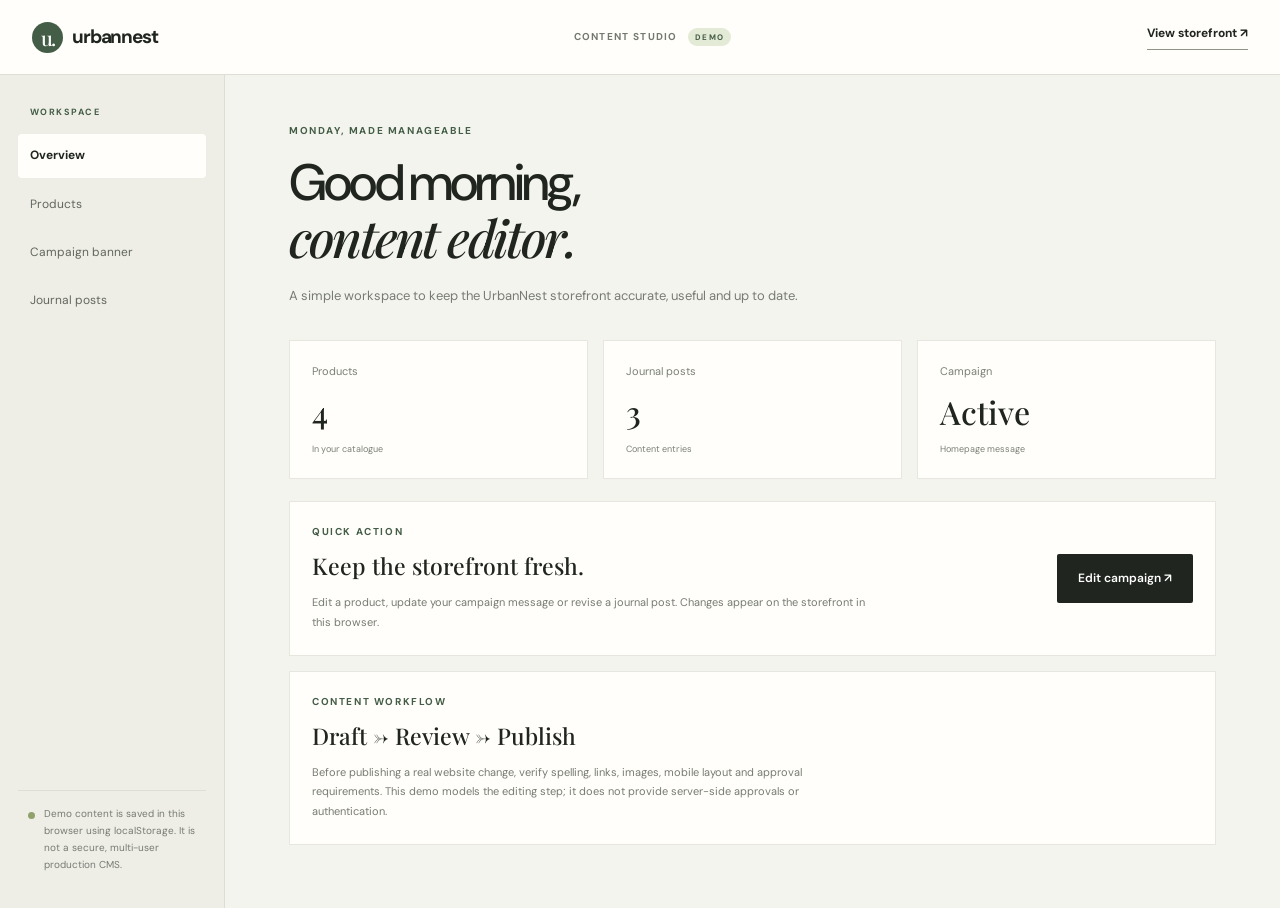
<file: admin.html>
<!doctype html>
<html lang="en"><head><meta charset="utf-8"><meta name="viewport" content="width=device-width, initial-scale=1"><meta name="robots" content="noindex,nofollow"><title>Content Studio — UrbanNest</title><link rel="stylesheet" href="styles.css"></head>
<body class="admin-body"><header class="admin-top"><a class="brand" href="index.html"><span class="brand-mark">u.</span><span>urbannest</span></a><span class="admin-label">CONTENT STUDIO <span class="status-pill">DEMO</span></span><a class="text-link" href="index.html">View storefront ↗</a></header>
<main class="admin-layout"><aside class="admin-sidebar"><p class="eyebrow">WORKSPACE</p><button class="admin-tab active" data-panel="overview">Overview</button><button class="admin-tab" data-panel="products">Products</button><button class="admin-tab" data-panel="campaign">Campaign banner</button><button class="admin-tab" data-panel="articles">Journal posts</button><div class="sidebar-note"><span class="tiny-dot"></span><p>Demo content is saved in this browser using localStorage. It is not a secure, multi-user production CMS.</p></div></aside>
<div class="admin-content"><section class="admin-panel active" id="panel-overview"><p class="eyebrow">MONDAY, MADE MANAGEABLE</p><h1>Good morning,<br><em>content editor.</em></h1><p class="admin-lead">A simple workspace to keep the UrbanNest storefront accurate, useful and up to date.</p><div class="stat-grid"><article class="stat-card"><span>Products</span><strong id="statProducts">—</strong><small>In your catalogue</small></article><article class="stat-card"><span>Journal posts</span><strong id="statPosts">—</strong><small>Content entries</small></article><article class="stat-card"><span>Campaign</span><strong id="statCampaign">Active</strong><small>Homepage message</small></article></div><div class="admin-card"><div><p class="eyebrow">QUICK ACTION</p><h2>Keep the storefront fresh.</h2><p>Edit a product, update your campaign message or revise a journal post. Changes appear on the storefront in this browser.</p></div><button class="button button-dark" id="quickEdit">Edit campaign ↗</button></div><div class="admin-card"><div><p class="eyebrow">CONTENT WORKFLOW</p><h2>Draft → Review → Publish</h2><p>Before publishing a real website change, verify spelling, links, images, mobile layout and approval requirements. This demo models the editing step; it does not provide server-side approvals or authentication.</p></div></div></section>
<section class="admin-panel" id="panel-products"><p class="eyebrow">CATALOGUE MANAGEMENT</p><h1>Product <em>library.</em></h1><p class="admin-lead">Edit the product content shown on the storefront. Changes are stored in this browser only.</p><div id="productEditor" class="editor-list"></div><div class="admin-card"><div><h2>Add a product</h2><p>Use an image URL from a source you have permission to use.</p></div></div><form id="addProductForm" class="edit-form"><label>Product name<input name="name" required maxlength="70" placeholder="e.g. Everyday Ceramic Mug"></label><div class="form-row"><label>Price (₹)<input name="price" type="number" required min="1" max="1000000" placeholder="1299"></label><label>Category<select name="category"><option>Living</option><option>Workspace</option><option>Everyday</option></select></label></div><label>Short description<input name="description" required maxlength="140" placeholder="A simple, useful everyday object."></label><label>Image URL<input name="image" type="url" required placeholder="https://..."></label><button class="button button-dark" type="submit">Add product +</button><p class="form-message" id="productMessage" aria-live="polite"></p></form></section>
<section class="admin-panel" id="panel-campaign"><p class="eyebrow">HOMEPAGE CONTENT</p><h1>Campaign <em>studio.</em></h1><p class="admin-lead">Keep promotional copy clear, relevant and consistent with the destination page.</p><form id="campaignForm" class="edit-form"><label>Announcement bar<input name="announcement" required maxlength="120"></label><label>Eyebrow / campaign label<input name="eyebrow" required maxlength="80"></label><label>Hero heading<input name="heroTitle" required maxlength="100"></label><label>Hero description<textarea name="heroText" rows="3" required maxlength="220"></textarea></label><label>Hero button text<input name="heroCta" required maxlength="45"></label><label>Campaign heading<input name="campaignTitle" required maxlength="100"></label><label>Campaign description<textarea name="campaignText" rows="3" required maxlength="220"></textarea></label><button class="button button-dark" type="submit">Save campaign changes</button><p class="form-message" id="campaignMessage" aria-live="polite"></p></form></section>
<section class="admin-panel" id="panel-articles"><p class="eyebrow">EDITORIAL</p><h1>Journal <em>desk.</em></h1><p class="admin-lead">Manage short editorial entries for the storefront journal.</p><div id="articleEditor" class="editor-list"></div><form id="addArticleForm" class="edit-form"><h2>Write a journal post</h2><label>Title<input name="title" required maxlength="90"></label><label>Category<input name="category" required maxlength="40" placeholder="Small-space living"></label><label>Excerpt<textarea name="excerpt" rows="3" required maxlength="200"></textarea></label><button class="button button-dark" type="submit">Add journal post +</button><p class="form-message" id="articleMessage" aria-live="polite"></p></form></section>
</div></main><div class="toast" id="toast" role="status" aria-live="polite"></div><script src="app.js"></script></body></html>
</file>
<file: styles.css>
@import url('https://fonts.googleapis.com/css2?family=DM+Sans:wght@400;500;600;700&family=Playfair+Display:ital,wght@0,500;0,600;1,500;1,600&display=swap');
:root{--paper:#f7f5f0;--white:#fffefa;--ink:#20251f;--muted:#72766d;--line:#deded5;--green:#435d46;--lime:#d7e4a2;--serif:'Playfair Display',Georgia,serif;--sans:'DM Sans',Arial,sans-serif;--max:1200px}*{box-sizing:border-box}html{scroll-behavior:smooth;scroll-padding-top:90px}body{margin:0;background:var(--paper);color:var(--ink);font-family:var(--sans);font-size:15px;line-height:1.6}img{display:block;width:100%;height:100%;object-fit:cover}a{color:inherit;text-decoration:none}button,input,textarea,select{font:inherit}button{cursor:pointer}.wrap{width:min(var(--max),calc(100% - 64px));margin-inline:auto}.announcement{padding:9px 20px;background:var(--green);color:white;text-align:center;font-size:11px;letter-spacing:.045em}.announcement span{margin-left:6px}.site-header{height:82px;padding:0 max(32px,calc((100vw - var(--max))/2));display:flex;align-items:center;justify-content:space-between;gap:28px;background:var(--paper);border-bottom:1px solid rgba(32,37,31,.08);position:sticky;top:0;z-index:10}.brand{display:inline-flex;align-items:center;gap:9px;font-weight:700;font-size:19px;letter-spacing:-.06em;white-space:nowrap}.brand-mark{display:grid;place-items:center;background:var(--green);color:white;border-radius:50%;width:31px;height:31px;font-family:var(--serif);font-size:20px;font-weight:500;letter-spacing:-.08em}.main-nav{display:flex;gap:35px;color:#555b51;font-size:13px}.main-nav a:hover,.footer-links a:hover{color:var(--green);text-decoration:underline;text-underline-offset:5px}.bag-button{border:1px solid var(--line);background:transparent;border-radius:30px;padding:8px 15px;font-size:12px}.bag-button span{display:inline-grid;place-items:center;background:var(--lime);width:19px;height:19px;border-radius:50%;margin-left:6px;font-weight:700}.menu-toggle{display:none;background:none;border:0;font-size:22px}.hero{display:grid;grid-template-columns:.9fr 1.1fr;gap:50px;align-items:center;padding-top:54px;padding-bottom:72px;min-height:570px}.hero-copy{padding:25px 0}.eyebrow{font-size:10px;letter-spacing:.16em;font-weight:700;color:var(--green);margin:0 0 16px}.hero h1,.admin-content h1{font-size:clamp(45px,5vw,72px);line-height:1.08;letter-spacing:-.055em;margin:0 0 22px;font-weight:500}.hero h1 em,h2 em,.admin-content h1 em{font-family:var(--serif);font-weight:500}.hero-text{font-size:15px;max-width:380px;color:#656a60;line-height:1.9;margin-bottom:27px}.button{display:inline-flex;align-items:center;justify-content:center;gap:20px;padding:14px 20px;border-radius:2px;border:1px solid transparent;font-size:12px;font-weight:600;transition:transform .2s,background .2s}.button:hover{transform:translateY(-2px)}.button-dark{background:var(--ink);color:white}.button-dark:hover{background:var(--green)}.hero-note{display:flex;align-items:center;gap:9px;color:#777b71;font-size:11px;margin-top:32px}.tiny-dot{width:7px;height:7px;background:#90a16d;border-radius:50%;display:inline-block;flex-shrink:0}.hero-art{height:440px;position:relative;padding:0 0 25px 25px}.hero-art:before{content:"";position:absolute;left:0;bottom:0;width:65%;height:70%;background:#e5e3d7}.hero-art img{position:relative;z-index:1}.image-sticker{position:absolute;z-index:2;right:-15px;bottom:12px;background:var(--lime);width:108px;height:108px;border-radius:50%;display:flex;align-items:center;justify-content:center;flex-direction:column;font-size:9px;font-weight:700;letter-spacing:.08em;line-height:1.5;text-align:center;transform:rotate(8deg)}.sticker-star{font-size:22px;margin-top:3px}.trust-strip{border-block:1px solid var(--line);display:flex;justify-content:center;gap:clamp(40px,9vw,150px);padding:23px 20px}.trust-strip div{display:flex;gap:12px;align-items:center}.trust-strip strong{font-family:var(--serif);font-size:18px;color:var(--green);font-weight:500}.trust-strip span{font-size:11px;color:#62665e}.section{padding-top:92px;padding-bottom:94px}.section-heading{display:flex;align-items:end;justify-content:space-between;gap:30px;margin-bottom:35px}.section-heading h2,.campaign h2,.story-inner h2,.newsletter h2{font-size:clamp(32px,4vw,49px);line-height:1.14;letter-spacing:-.045em;font-weight:500;margin:0}.section-intro{max-width:320px;color:#72766d;font-size:13px;line-height:1.8;margin:0 0 4px}.filters{display:flex;gap:22px;align-items:center;border-bottom:1px solid var(--line);margin-bottom:25px;overflow:auto}.filter{background:none;border:0;color:#777b72;padding:0 0 14px;font-size:12px;white-space:nowrap}.filter.active{color:var(--ink);font-weight:700;border-bottom:2px solid var(--green)}.filter span{font-size:9px;background:var(--lime);padding:2px 5px;border-radius:20px;margin-left:4px}.product-grid{display:grid;grid-template-columns:repeat(4,minmax(0,1fr));gap:20px}.product-card{min-width:0}.product-image{position:relative;aspect-ratio:4/4.7;background:#e8e6dd;overflow:hidden}.product-image img{transition:transform .5s}.product-card:hover .product-image img{transform:scale(1.035)}.product-tag{position:absolute;top:12px;left:12px;background:var(--white);padding:5px 8px;font-size:9px;letter-spacing:.06em}.add-button{position:absolute;right:12px;bottom:12px;border:0;background:var(--white);border-radius:50%;width:37px;height:37px;font-size:21px;box-shadow:0 3px 12px #0000000c}.product-info{padding:13px 1px}.product-category{color:#82867c;font-size:9px;letter-spacing:.12em;text-transform:uppercase;margin:0 0 4px}.product-title{font-size:13px;font-weight:600;margin:0}.product-description{font-size:11px;color:#777b72;margin:5px 0 8px;line-height:1.6}.product-price{font-size:12px;font-weight:700}.campaign{display:grid;grid-template-columns:1fr 1fr;min-height:390px;background:#e9e8df;margin-bottom:95px}.campaign-image{min-height:390px}.campaign-copy{padding:50px clamp(28px,5vw,75px);display:flex;flex-direction:column;align-items:flex-start;justify-content:center}.campaign h2{font-size:clamp(33px,4vw,48px);margin-bottom:19px}.campaign-copy>p:not(.eyebrow){font-size:13px;color:#686d63;line-height:1.9;max-width:350px;margin:0 0 24px}.text-link{font-size:12px;font-weight:700;border-bottom:1px solid #8e9587;padding-bottom:5px;display:inline-flex;gap:20px;align-items:center}.story-section{background:#e2e7d9;padding:83px 0}.story-inner{max-width:var(--max)}.story-inner h2{font-size:clamp(42px,6vw,68px);margin-bottom:18px}.story-inner>p:not(.eyebrow){max-width:460px;color:#646b60;line-height:1.9;font-size:13px;margin-bottom:25px}.journal-section{padding-top:90px;padding-bottom:95px}.journal-grid{display:grid;grid-template-columns:repeat(3,minmax(0,1fr));gap:22px}.journal-card{border-top:1px solid var(--line);padding-top:18px}.journal-card .eyebrow{font-size:9px;margin-bottom:12px}.journal-card h3{font-family:var(--serif);font-size:23px;font-weight:500;line-height:1.25;margin:0 0 10px}.journal-card p:not(.eyebrow){font-size:12px;color:#777b72;line-height:1.8;margin:0}.newsletter{background:var(--green);color:white;padding:55px 0}.newsletter-inner{display:flex;align-items:center;justify-content:space-between;gap:40px}.newsletter .eyebrow{color:var(--lime)}.newsletter h2{font-size:35px}.newsletter form{width:min(420px,100%);display:grid;grid-template-columns:1fr auto;border-bottom:1px solid #aeb9a8}.newsletter input{background:transparent;border:0;color:white;padding:13px 0;outline:none;min-width:0;font-size:12px}.newsletter input::placeholder{color:#d0d7cc}.newsletter form button{background:var(--lime);border:0;padding:0 16px;font-size:11px;font-weight:700}.form-message{font-size:10px;color:#c8d1c4;margin:9px 0 0;grid-column:1/-1}.site-footer{padding:37px 0 20px}.footer-main{display:grid;grid-template-columns:1fr 1fr 1fr;align-items:center;gap:20px;padding-bottom:35px}.footer-main>p{font-size:11px;color:#777b72}.footer-links{display:flex;justify-content:flex-end;gap:19px;flex-wrap:wrap;font-size:10px;color:#646960}.footer-bottom{border-top:1px solid var(--line);padding-top:17px;display:flex;justify-content:space-between;color:#8a8d85;font-size:9px}.toast{position:fixed;bottom:22px;left:50%;transform:translate(-50%,20px);background:var(--ink);color:white;padding:12px 18px;font-size:12px;z-index:40;opacity:0;pointer-events:none;transition:.25s;max-width:calc(100% - 30px)}.toast.show{opacity:1;transform:translate(-50%,0)}.sr-only{position:absolute;width:1px;height:1px;padding:0;margin:-1px;overflow:hidden;clip:rect(0,0,0,0);white-space:nowrap;border:0}
/* Admin studio */
.admin-body{background:#f4f4ef;min-height:100vh}.admin-top{height:75px;background:var(--white);border-bottom:1px solid var(--line);display:flex;align-items:center;justify-content:space-between;padding:0 32px;gap:20px}.admin-label{font-size:10px;letter-spacing:.13em;font-weight:700;color:#74796f}.status-pill{background:#e3ead5;color:var(--green);padding:4px 7px;border-radius:20px;font-size:8px;margin-left:7px}.admin-layout{display:grid;grid-template-columns:225px 1fr;min-height:calc(100vh - 75px)}.admin-sidebar{padding:30px 18px;background:#eeeee7;border-right:1px solid var(--line);display:flex;flex-direction:column;align-items:stretch;gap:5px}.admin-sidebar .eyebrow{padding-left:12px;font-size:9px;margin-bottom:10px}.admin-tab{border:0;background:transparent;text-align:left;padding:12px;border-radius:4px;color:#62675e;font-size:12px}.admin-tab.active,.admin-tab:hover{background:var(--white);color:var(--ink);font-weight:700}.sidebar-note{margin-top:auto;padding:14px 10px 5px;display:flex;gap:9px;align-items:flex-start;border-top:1px solid var(--line)}.sidebar-note .tiny-dot{margin-top:7px}.sidebar-note p{font-size:10px;color:#777b72;line-height:1.7;margin:0}.admin-content{padding:48px clamp(24px,5vw,72px);max-width:1100px;width:100%}.admin-panel{display:none}.admin-panel.active{display:block}.admin-content h1{font-size:clamp(39px,4vw,55px);margin-bottom:15px}.admin-lead{max-width:590px;color:#777b72;font-size:13px;line-height:1.9;margin-bottom:32px}.stat-grid{display:grid;grid-template-columns:repeat(3,1fr);gap:15px;margin-bottom:22px}.stat-card,.admin-card{background:var(--white);border:1px solid #e7e7df;padding:22px}.stat-card span,.stat-card small{display:block;color:#7b8077;font-size:11px}.stat-card strong{display:block;font-size:32px;font-family:var(--serif);font-weight:500;margin:5px 0}.stat-card small{font-size:9px}.admin-card{display:flex;align-items:center;justify-content:space-between;gap:25px;margin-bottom:15px}.admin-card h2,.edit-form h2{font-family:var(--serif);font-size:23px;font-weight:500;margin:0 0 8px}.admin-card p:not(.eyebrow){font-size:11px;color:#777b72;line-height:1.8;max-width:560px;margin:0}.admin-card .eyebrow{margin-bottom:8px}.admin-card .button{white-space:nowrap}.editor-list{display:grid;gap:12px;margin:22px 0}.editor-item{background:var(--white);border:1px solid #e7e7df;padding:18px;display:grid;grid-template-columns:75px 1fr;gap:15px;align-items:center}.editor-item img{width:75px;height:85px;object-fit:cover;background:#e9e8df}.editor-item h3{font-size:13px;margin:0 0 4px}.editor-item p{font-size:10px;color:#777b72;margin:0 0 9px}.editor-item .editor-actions{display:flex;gap:8px;flex-wrap:wrap}.small-button{border:1px solid var(--line);background:transparent;padding:6px 10px;font-size:10px}.small-button.danger{color:#a23c32}.edit-form{background:var(--white);border:1px solid #e7e7df;padding:24px;display:grid;gap:16px;margin:22px 0 35px}.edit-form label{display:grid;gap:6px;font-size:11px;font-weight:700;color:#53594f}.edit-form input,.edit-form textarea,.edit-form select{width:100%;padding:11px 12px;border:1px solid #dcded4;background:#fffefa;border-radius:2px;font-size:12px;font-weight:400;color:var(--ink)}.edit-form input:focus,.edit-form textarea:focus,.edit-form select:focus{outline:2px solid #aab99b;outline-offset:1px}.edit-form textarea{resize:vertical}.form-row{display:grid;grid-template-columns:1fr 1fr;gap:15px}.edit-form .button{justify-self:start}.edit-form .form-message{color:var(--green);margin:0}.empty-state{padding:25px;background:var(--white);font-size:12px;color:#777b72}
@media(max-width:850px){.wrap{width:calc(100% - 40px)}.site-header{padding-inline:20px;height:72px}.main-nav{gap:18px}.hero{gap:25px;min-height:auto;padding-top:45px;padding-bottom:55px}.hero-art{height:370px}.hero h1{font-size:clamp(42px,6vw,60px)}.product-grid{grid-template-columns:repeat(2,minmax(0,1fr));gap:18px}.campaign{margin-bottom:65px}.section{padding-block:65px}.admin-layout{grid-template-columns:185px 1fr}.admin-content{padding:35px 25px}.admin-card{align-items:flex-start;flex-direction:column}.admin-card .button{align-self:flex-start}}
@media(max-width:620px){.announcement{font-size:9px}.site-header{height:65px}.brand{font-size:17px}.menu-toggle{display:block;margin-left:auto}.main-nav{display:none;position:absolute;top:64px;left:0;right:0;background:var(--paper);padding:20px;flex-direction:column;gap:16px;border-bottom:1px solid var(--line)}.main-nav.open{display:flex}.bag-button{padding:7px 10px}.hero{grid-template-columns:1fr;padding-top:35px;gap:24px}.hero-copy{padding:0}.hero h1{font-size:52px}.hero-art{height:320px;margin-right:12px}.hero-note{margin-top:22px}.trust-strip{gap:15px;justify-content:space-around;padding:18px 10px}.trust-strip div{gap:6px;flex-direction:column;text-align:center}.trust-strip span{font-size:9px}.section-heading{align-items:flex-start;flex-direction:column;gap:12px}.section-heading h2{font-size:36px}.section-intro{max-width:100%}.product-grid{gap:12px}.product-image{aspect-ratio:4/4.8}.product-title{font-size:12px}.product-description{font-size:10px}.campaign{grid-template-columns:1fr;margin-bottom:0}.campaign-image{min-height:260px;height:260px}.campaign-copy{padding:34px 25px 40px}.campaign h2{font-size:39px}.story-section{padding:60px 0}.journal-grid{grid-template-columns:1fr;gap:20px}.newsletter-inner{align-items:flex-start;flex-direction:column;gap:25px}.newsletter form{width:100%}.footer-main{grid-template-columns:1fr;gap:10px}.footer-links{justify-content:flex-start}.footer-bottom{gap:10px;flex-direction:column}.admin-top{padding:0 16px;height:65px}.admin-label{display:none}.admin-layout{display:block}.admin-sidebar{position:sticky;top:0;z-index:8;display:flex;flex-direction:row;overflow:auto;padding:10px;gap:5px;border-right:0;border-bottom:1px solid var(--line)}.admin-sidebar .eyebrow,.sidebar-note{display:none}.admin-tab{white-space:nowrap;padding:9px 12px}.admin-content{padding:28px 18px}.stat-grid{gap:8px}.stat-card{padding:13px}.stat-card strong{font-size:26px}.stat-card span{font-size:10px}.stat-card small{font-size:8px}.form-row{grid-template-columns:1fr}.editor-item{grid-template-columns:55px 1fr;padding:12px;gap:11px}.editor-item img{width:55px;height:65px}.edit-form{padding:17px}.admin-content h1{font-size:43px}}
@media(prefers-reduced-motion:reduce){html{scroll-behavior:auto}*,*::before,*::after{transition:none!important;animation:none!important}}
</file>
